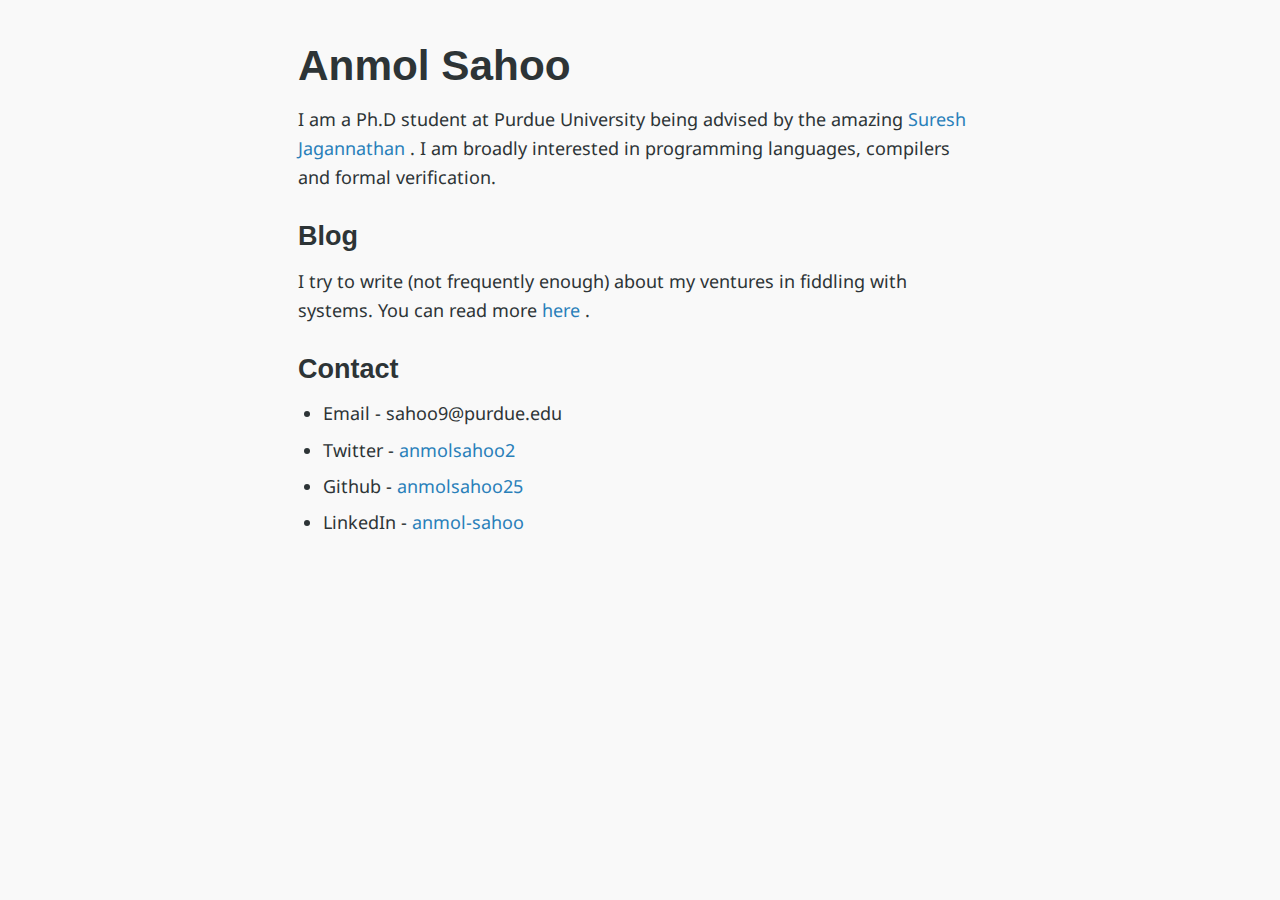
<file: index.html>
<!doctype html><html><head><meta name=generator content="Hugo 0.117.0"><meta charset=utf-8><title>Anmol Sahoo</title><link rel=preconnect href=https://fonts.googleapis.com><link rel=preconnect href=https://fonts.gstatic.com crossorigin><link rel=stylesheet href="https://fonts.googleapis.com/css2?family=Noto+Sans:wght@400;700&display=swap"><link rel=stylesheet href=/sakura.css></head><body><div class=container><h1 id=anmol-sahoo>Anmol Sahoo</h1><p>I am a Ph.D student at Purdue University being advised by the amazing
<a href=https://www.cs.purdue.edu/homes/suresh/ target=_blank>Suresh Jagannathan</a>
. I am broadly
interested in programming languages, compilers and formal verification.</p><h4 id=blog>Blog</h4><p>I try to write (not frequently enough) about my ventures in fiddling with
systems. You can read more <a href=/blog>here</a>
.</p><h4 id=contact>Contact</h4><ul><li>Email - sahoo9@purdue.edu</li><li>Twitter - <a href=https://twitter.com/anmolsahoo2 target=_blank>anmolsahoo2</a></li><li>Github - <a href=https://github.com/anmolsahoo25 target=_blank>anmolsahoo25</a></li><li>LinkedIn - <a href=https://linkedin.com/in/anmol-sahoo target=_blank>anmol-sahoo</a></li></ul></div></body></html>
</file>
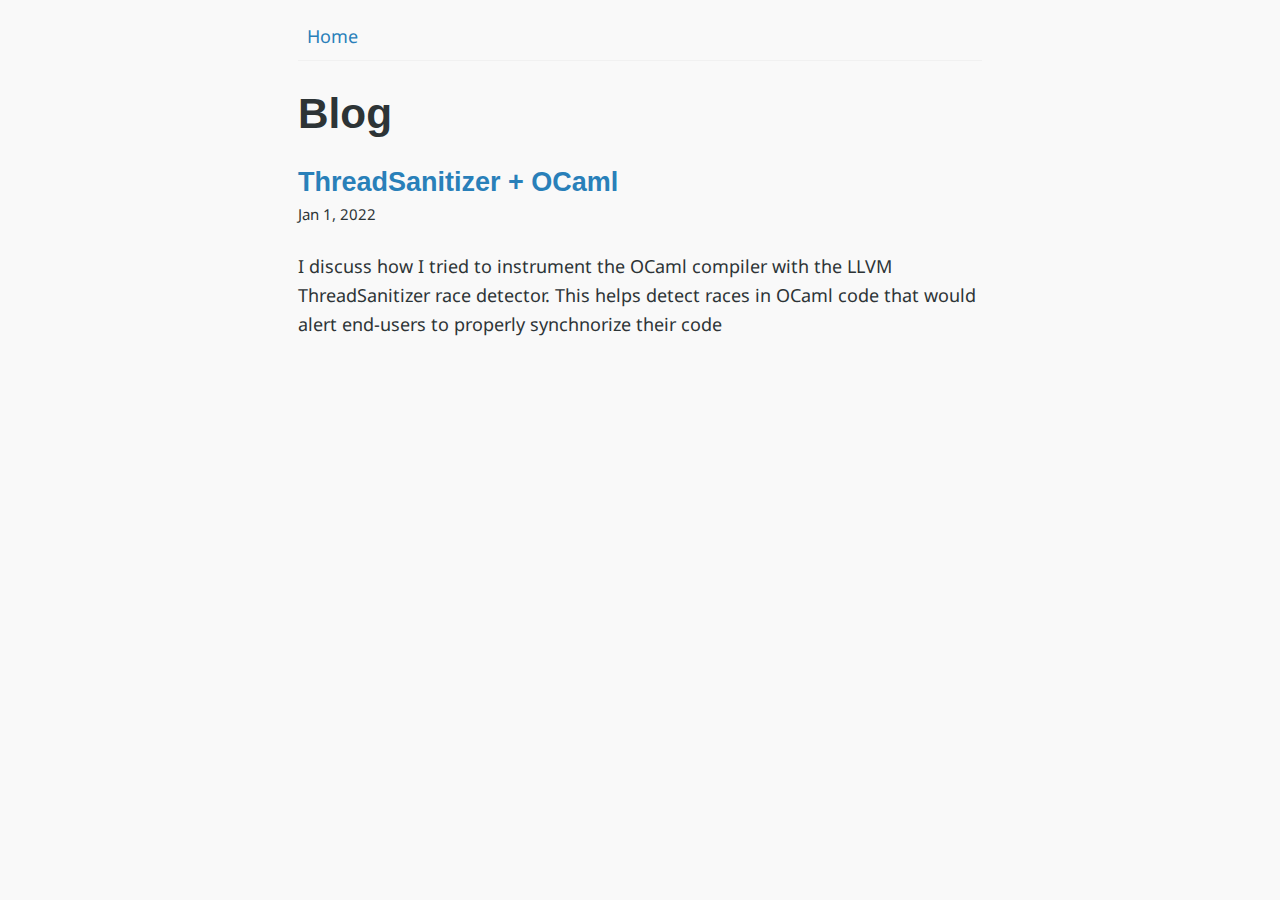
<file: blog/index.html>
<!doctype html><html><head><meta charset=utf-8><title>Blog</title><link rel=preconnect href=https://fonts.googleapis.com><link rel=preconnect href=https://fonts.gstatic.com crossorigin><link rel=stylesheet href="https://fonts.googleapis.com/css2?family=Noto+Sans:wght@400;700&display=swap"><link rel=stylesheet href=/sakura.css></head><body><div class=container><table><tr><td><a href=/>Home</a></td></tr></table><h1 id=blog>Blog</h1><h4 style=color:#2980b9;margin-bottom:.5rem><a href=https://anmolsahoo25.github.io/blog/thread-sanitizer-ocaml/>ThreadSanitizer + OCaml</a></h4><p style=font-size:1.5rem>Jan 1, 2022</p>I discuss how I tried to instrument the OCaml compiler with the LLVM ThreadSanitizer race detector. This helps detect races in OCaml code that would alert end-users to properly synchnorize their code<br></div></body></html>
</file>
<file: categories/index.html>
<!doctype html><html><head><meta charset=utf-8><title>Blog</title><link rel=preconnect href=https://fonts.googleapis.com><link rel=preconnect href=https://fonts.gstatic.com crossorigin><link rel=stylesheet href="https://fonts.googleapis.com/css2?family=Noto+Sans:wght@400;700&display=swap"><link rel=stylesheet href=/sakura.css></head><body><div class=container><table><tr><td><a href=/>Home</a></td></tr></table></div></body></html>
</file>
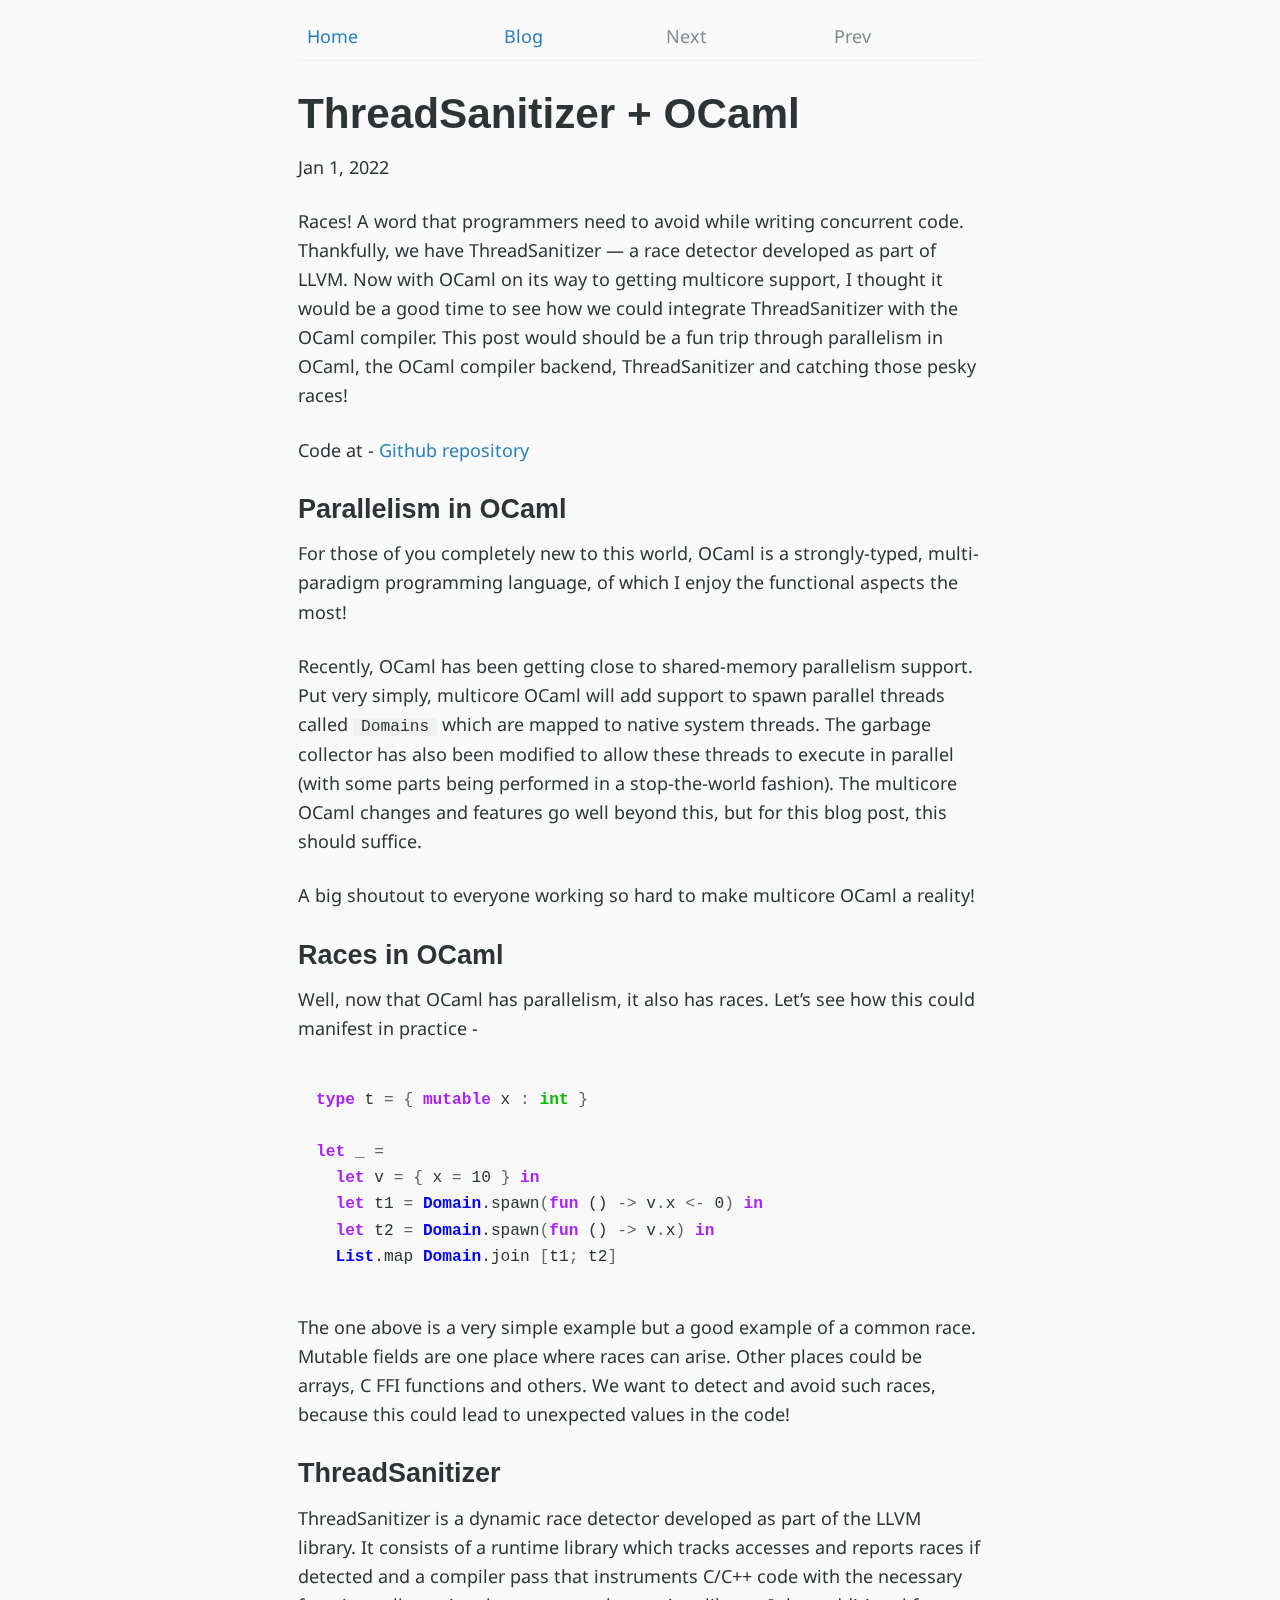
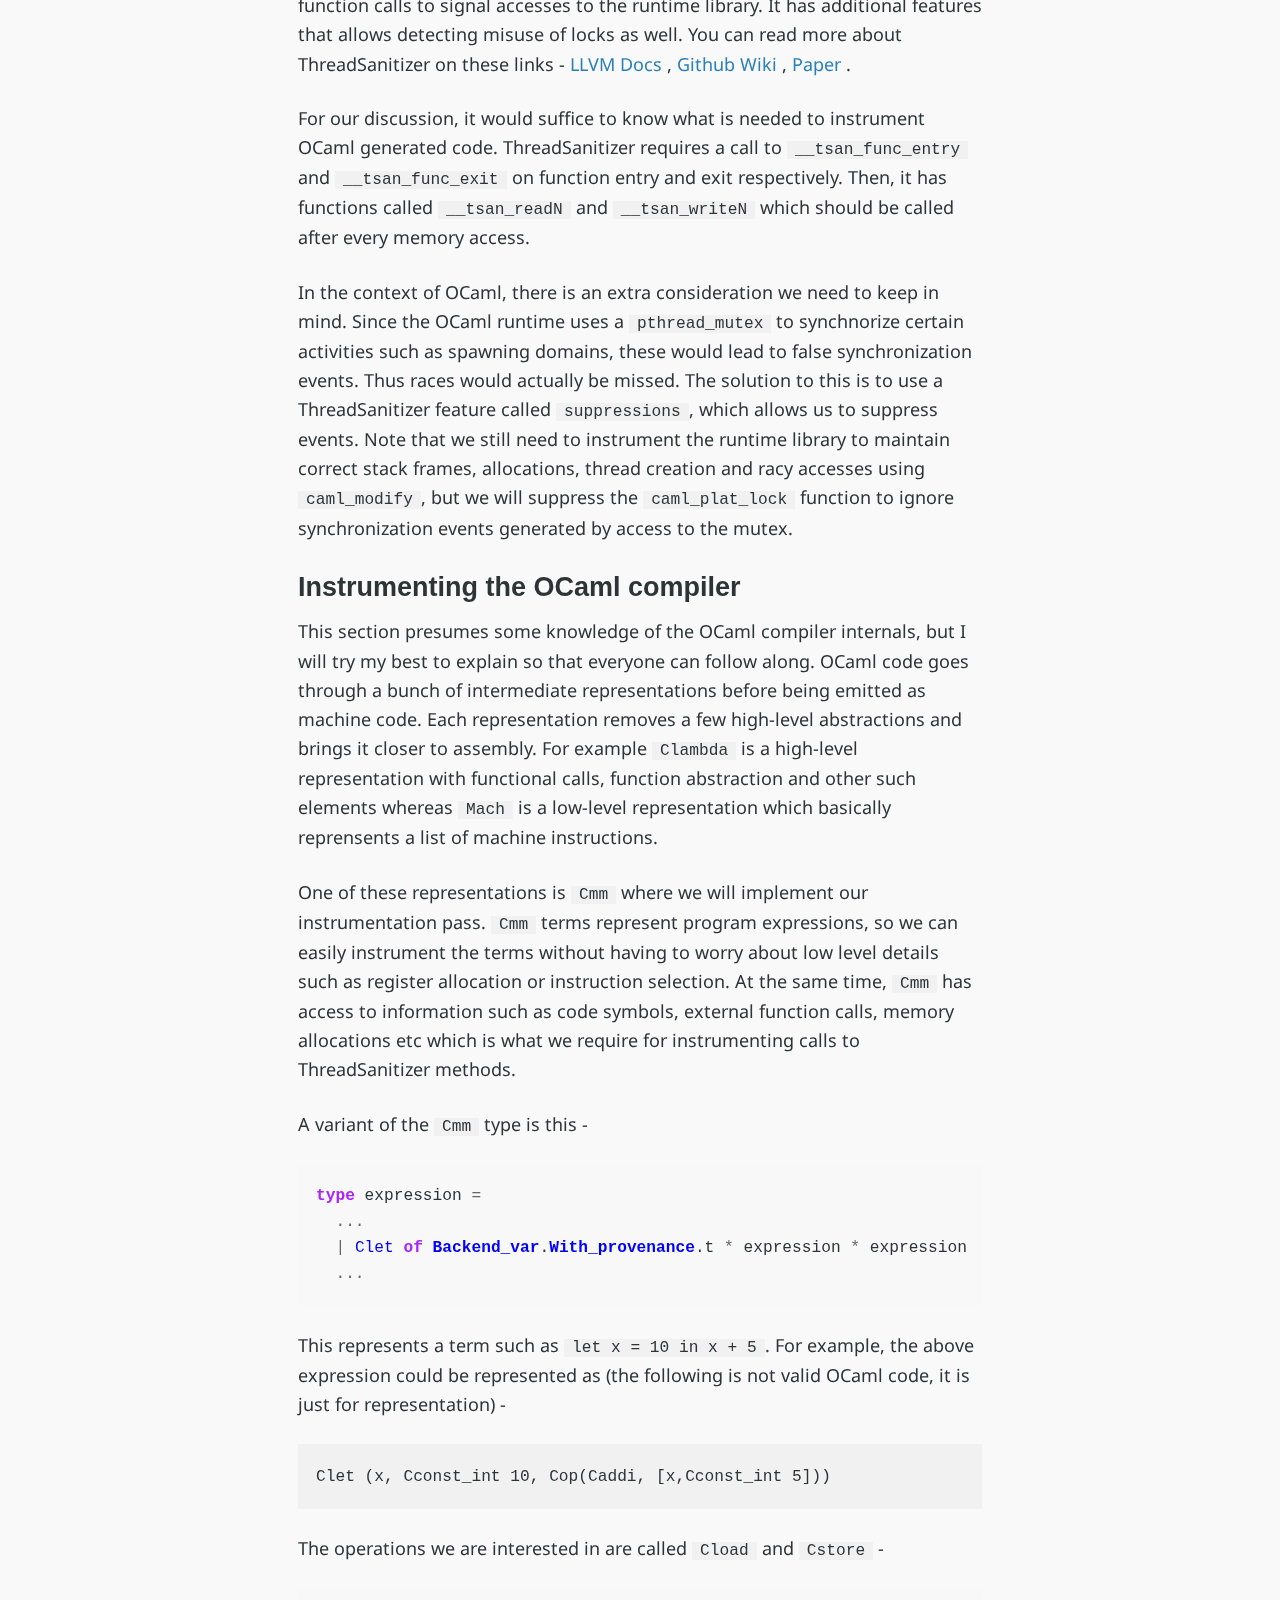
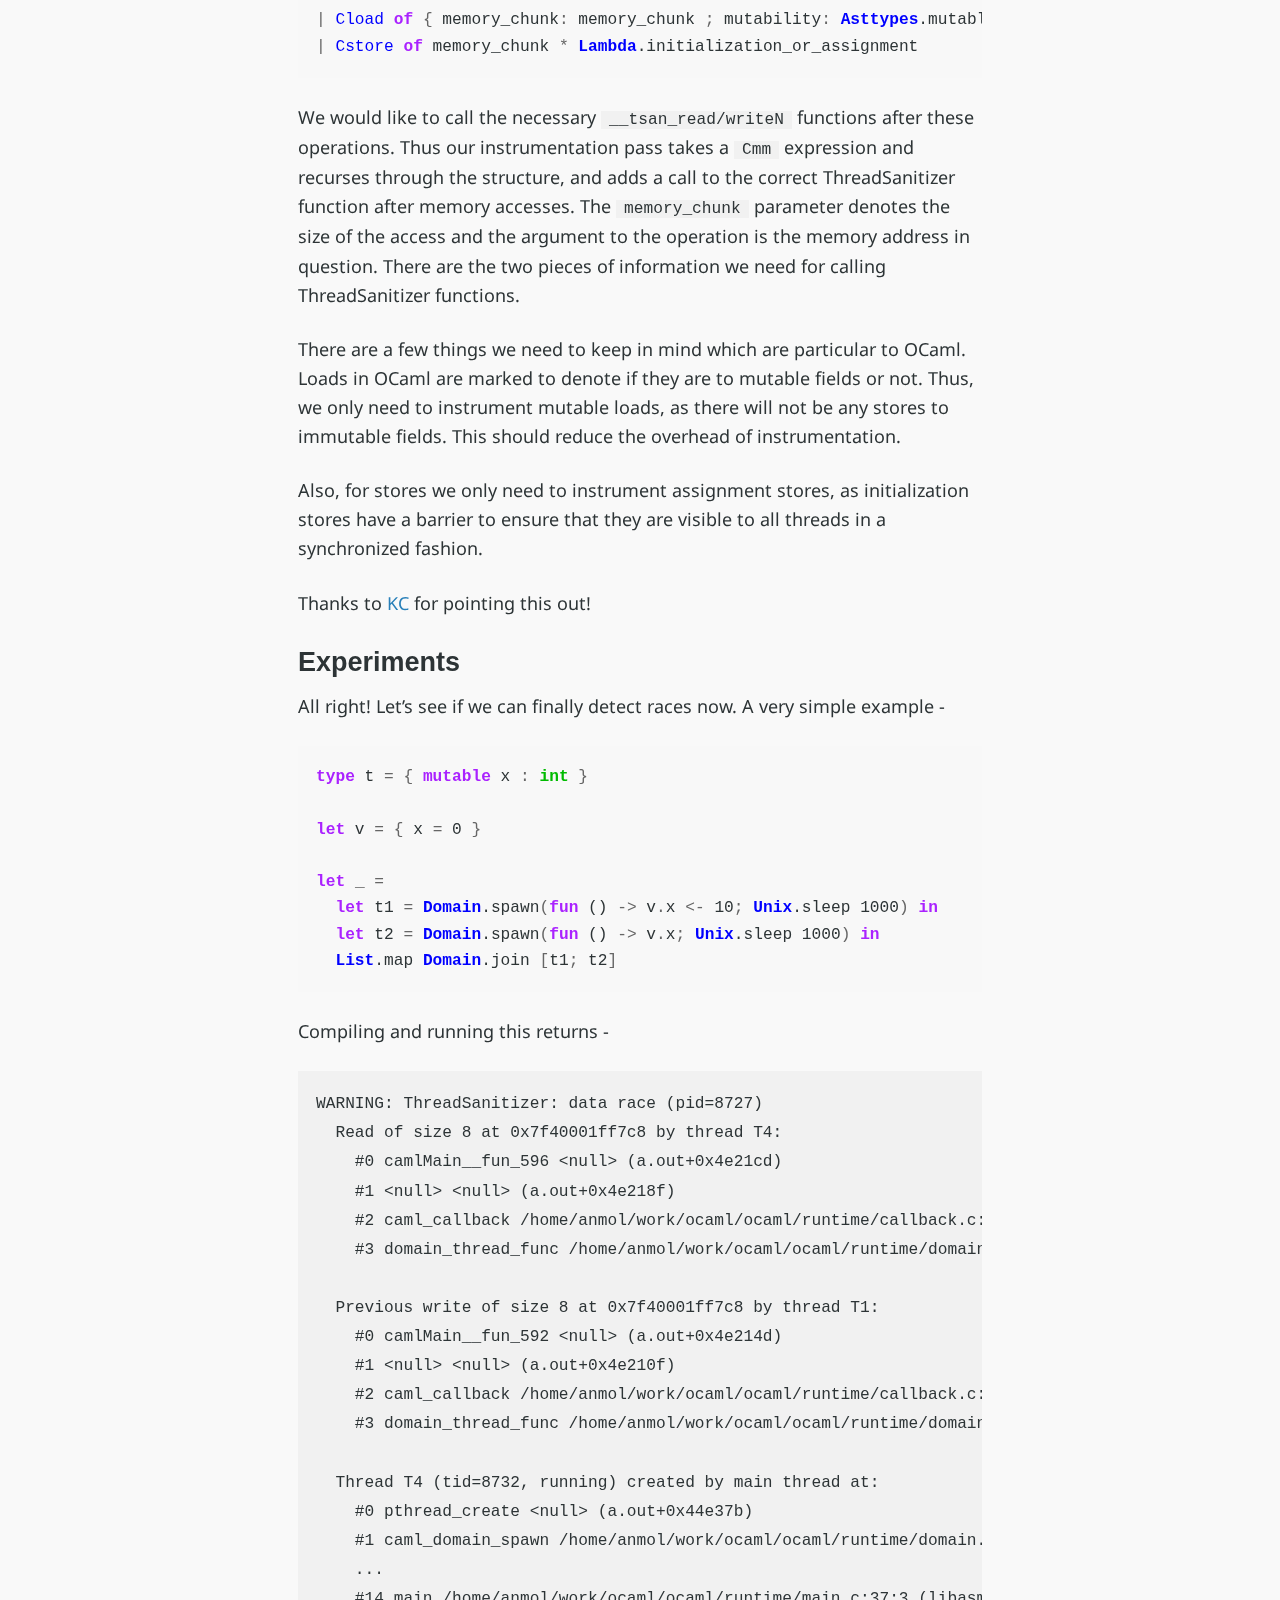
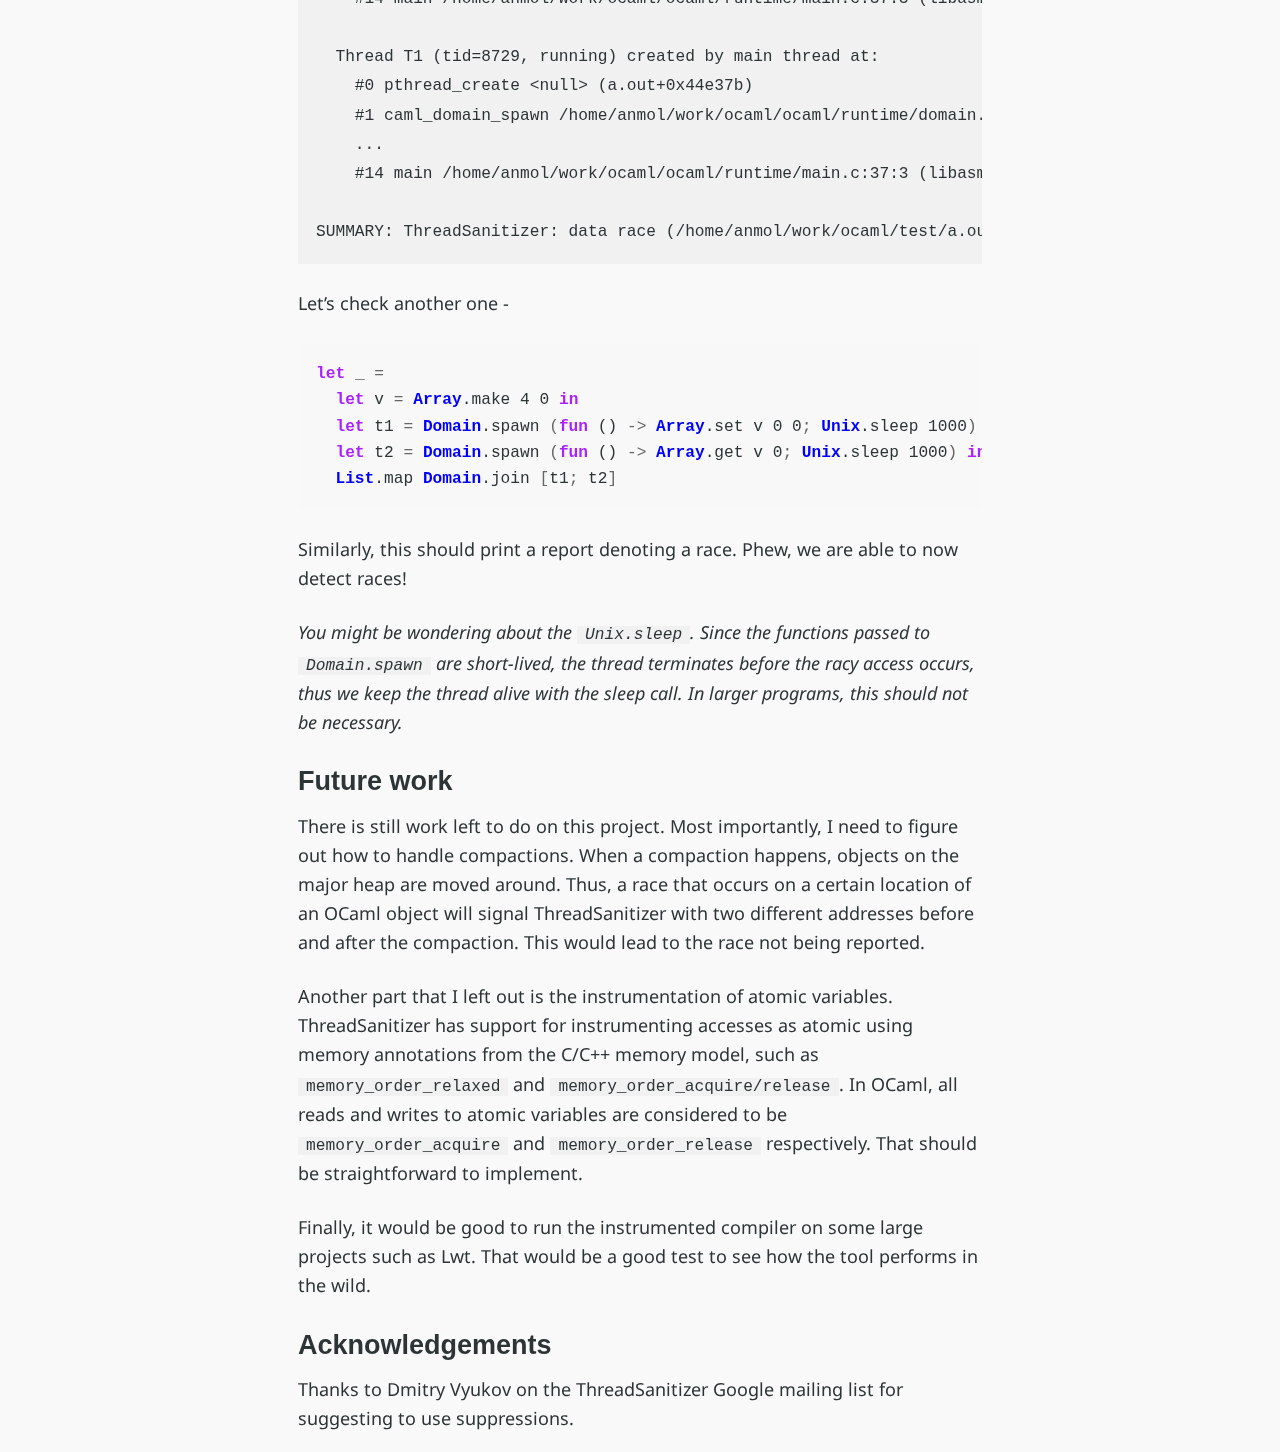
<file: blog/thread-sanitizer-ocaml/index.html>
<!doctype html><html><head><meta charset=utf-8><title>ThreadSanitizer + OCaml</title><link rel=preconnect href=https://fonts.googleapis.com><link rel=preconnect href=https://fonts.gstatic.com crossorigin><link rel=stylesheet href="https://fonts.googleapis.com/css2?family=Noto+Sans:wght@400;700&display=swap"><link rel=stylesheet href=/sakura.css></head><body><div class=container><table><tr><td><a href=/>Home</a></td><td><a href=/blog>Blog</a></td><td><p style=margin-bottom:0;color:#7f8c8d>Next</p></td><td><p style=margin-bottom:0;color:#7f8c8d>Prev</p></td></tr></table><h1>ThreadSanitizer + OCaml</h1><p>Jan 1, 2022</p><p>Races! A word that programmers need to avoid while writing concurrent code.
Thankfully, we have ThreadSanitizer — a race detector developed as
part of LLVM. Now with OCaml on its way to getting multicore support, I thought
it would be a good time to see how we could integrate ThreadSanitizer with the
OCaml compiler. This post would should be a fun trip through parallelism in
OCaml, the OCaml compiler backend, ThreadSanitizer and catching those pesky races!</p><p>Code at - <a href=https://github.com/anmolsahoo25/ocaml/tree/multicore-pr+tsan target=_blank>Github repository</a></p><h4 id=parallelism-in-ocaml>Parallelism in OCaml</h4><p>For those of you completely new to this world, OCaml is a strongly-typed,
multi-paradigm programming language, of which I enjoy the functional aspects
the most!</p><p>Recently, OCaml has been getting close to shared-memory parallelism support.
Put very simply, multicore OCaml will add support to spawn parallel threads
called <code>Domains</code> which are mapped to native system threads. The garbage
collector has also been modified to allow these threads to execute in parallel
(with some parts being performed in a stop-the-world fashion). The multicore
OCaml changes and features go well beyond this, but for this blog post, this
should suffice.</p><p>A big shoutout to everyone working so hard to make multicore OCaml a reality!</p><h4 id=races-in-ocaml>Races in OCaml</h4><p>Well, now that OCaml has parallelism, it also has races. Let&rsquo;s see how this
could manifest in practice -</p><div class=highlight><pre tabindex=0 style=background-color:#f8f8f8;-moz-tab-size:4;-o-tab-size:4;tab-size:4><code class=language-ocaml data-lang=ocaml><span style=display:flex><span><span style=color:#a2f;font-weight:700>type</span> t <span style=color:#666>=</span> <span style=color:#666>{</span> <span style=color:#a2f;font-weight:700>mutable</span> x <span style=color:#666>:</span> <span style=color:#0b0;font-weight:700>int</span> <span style=color:#666>}</span>
</span></span><span style=display:flex><span>
</span></span><span style=display:flex><span><span style=color:#a2f;font-weight:700>let</span> <span style=color:#666>_</span> <span style=color:#666>=</span>
</span></span><span style=display:flex><span>  <span style=color:#a2f;font-weight:700>let</span> v <span style=color:#666>=</span> <span style=color:#666>{</span> x <span style=color:#666>=</span> 10 <span style=color:#666>}</span> <span style=color:#a2f;font-weight:700>in</span>
</span></span><span style=display:flex><span>  <span style=color:#a2f;font-weight:700>let</span> t1 <span style=color:#666>=</span> <span style=color:#00f;font-weight:700>Domain</span>.spawn<span style=color:#666>(</span><span style=color:#a2f;font-weight:700>fun</span> () <span style=color:#666>-&gt;</span> v<span style=color:#666>.</span>x <span style=color:#666>&lt;-</span> 0<span style=color:#666>)</span> <span style=color:#a2f;font-weight:700>in</span>
</span></span><span style=display:flex><span>  <span style=color:#a2f;font-weight:700>let</span> t2 <span style=color:#666>=</span> <span style=color:#00f;font-weight:700>Domain</span>.spawn<span style=color:#666>(</span><span style=color:#a2f;font-weight:700>fun</span> () <span style=color:#666>-&gt;</span> v<span style=color:#666>.</span>x<span style=color:#666>)</span> <span style=color:#a2f;font-weight:700>in</span>
</span></span><span style=display:flex><span>  <span style=color:#00f;font-weight:700>List</span>.map <span style=color:#00f;font-weight:700>Domain</span>.join <span style=color:#666>[</span>t1<span style=color:#666>;</span> t2<span style=color:#666>]</span>
</span></span></code></pre></div><p>The one above is a very simple example but a good example of a common race.
Mutable fields are one place where races can arise. Other places could be
arrays, C FFI functions and others. We want to detect and avoid such races,
because this could lead to unexpected values in the code!</p><h4 id=threadsanitizer>ThreadSanitizer</h4><p>ThreadSanitizer is a dynamic race detector developed as part of the LLVM library.
It consists of a runtime library which tracks accesses and reports races if
detected and a compiler pass that instruments C/C++ code with the necessary
function calls to signal accesses to the runtime library. It has additional features
that allows detecting misuse of locks as well. You can read more about
ThreadSanitizer on these links - <a href=https://clang.llvm.org/docs/ThreadSanitizer.html target=_blank>LLVM Docs</a>
,
<a href=https://github.com/google/sanitizers/wiki/ThreadSanitizerCppManual target=_blank>Github Wiki</a>
,
<a href=https://static.googleusercontent.com/media/research.google.com/en//pubs/archive/35604.pdf target=_blank>Paper</a>
.</p><p>For our discussion, it would suffice to know what is needed to instrument OCaml
generated code. ThreadSanitizer requires a call to <code>__tsan_func_entry</code> and
<code>__tsan_func_exit</code> on function entry and exit respectively. Then, it has functions
called <code>__tsan_readN</code> and <code>__tsan_writeN</code> which should be called after every
memory access.</p><p>In the context of OCaml, there is an extra consideration we need to keep in
mind. Since the OCaml runtime uses a <code>pthread_mutex</code> to synchnorize certain
activities such as spawning domains, these would lead to false synchronization
events. Thus races would actually be missed. The solution to this is to use a
ThreadSanitizer feature called <code>suppressions</code>, which allows us to suppress
events. Note that we still need to instrument the runtime library to maintain
correct stack frames, allocations, thread creation and racy accesses using
<code>caml_modify</code>, but we will suppress the <code>caml_plat_lock</code> function to ignore
synchronization events generated by access to the mutex.</p><h4 id=instrumenting-the-ocaml-compiler>Instrumenting the OCaml compiler</h4><p>This section presumes some knowledge of the OCaml compiler internals, but I
will try my best to explain so that everyone can follow along. OCaml code goes
through a bunch of intermediate representations before being emitted as machine
code. Each representation removes a few high-level abstractions and brings it
closer to assembly. For example <code>Clambda</code> is a high-level representation with
functional calls, function abstraction and other such elements whereas <code>Mach</code>
is a low-level representation which basically reprensents a list of machine
instructions.</p><p>One of these representations is <code>Cmm</code> where we will implement our
instrumentation pass. <code>Cmm</code> terms represent program
expressions, so we can easily instrument the terms without having to worry
about low level details such as register allocation or instruction selection.
At the same time, <code>Cmm</code> has access to information such as code symbols,
external function calls, memory allocations etc which is what we require for
instrumenting calls to ThreadSanitizer methods.</p><p>A variant of the <code>Cmm</code> type is this -</p><div class=highlight><pre tabindex=0 style=background-color:#f8f8f8;-moz-tab-size:4;-o-tab-size:4;tab-size:4><code class=language-ocaml data-lang=ocaml><span style=display:flex><span><span style=color:#a2f;font-weight:700>type</span> expression <span style=color:#666>=</span>
</span></span><span style=display:flex><span>  <span style=color:#666>...</span>
</span></span><span style=display:flex><span>  <span style=color:#666>|</span> <span style=color:#00f>Clet</span> <span style=color:#a2f;font-weight:700>of</span> <span style=color:#00f;font-weight:700>Backend_var</span>.<span style=color:#00f;font-weight:700>With_provenance</span>.t <span style=color:#666>*</span> expression <span style=color:#666>*</span> expression
</span></span><span style=display:flex><span>  <span style=color:#666>...</span>
</span></span></code></pre></div><p>This represents a term such as <code>let x = 10 in x + 5</code>.
For example, the above expression could be represented as (the following is not
valid OCaml code, it is just for representation) -</p><pre tabindex=0><code>Clet (x, Cconst_int 10, Cop(Caddi, [x,Cconst_int 5]))
</code></pre><p>The operations we are interested in are called <code>Cload</code> and <code>Cstore</code> -</p><div class=highlight><pre tabindex=0 style=background-color:#f8f8f8;-moz-tab-size:4;-o-tab-size:4;tab-size:4><code class=language-ocaml data-lang=ocaml><span style=display:flex><span><span style=color:#666>|</span> <span style=color:#00f>Cload</span> <span style=color:#a2f;font-weight:700>of</span> <span style=color:#666>{</span> memory_chunk<span style=color:#666>:</span> memory_chunk <span style=color:#666>;</span> mutability<span style=color:#666>:</span> <span style=color:#00f;font-weight:700>Asttypes</span>.mutable_flag <span style=color:#666>;</span> is_atomic<span style=color:#666>:</span> <span style=color:#0b0;font-weight:700>bool</span> <span style=color:#666>}</span>
</span></span><span style=display:flex><span><span style=color:#666>|</span> <span style=color:#00f>Cstore</span> <span style=color:#a2f;font-weight:700>of</span> memory_chunk <span style=color:#666>*</span> <span style=color:#00f;font-weight:700>Lambda</span>.initialization_or_assignment
</span></span></code></pre></div><p>We would like to call the necessary <code>__tsan_read/writeN</code> functions after these
operations. Thus our instrumentation pass takes a <code>Cmm</code> expression and recurses
through the structure, and adds a call to the correct ThreadSanitizer function
after memory accesses. The <code>memory_chunk</code> parameter denotes the size of the access
and the argument to the operation is the memory address in question. There are the
two pieces of information we need for calling ThreadSanitizer functions.</p><p>There are a few things we need to keep in mind which are particular to OCaml.
Loads in OCaml are marked to denote if they are to mutable fields or not. Thus,
we only need to instrument mutable loads, as there will not be any stores to
immutable fields. This should reduce the overhead of instrumentation.</p><p>Also, for stores we only need to instrument assignment stores, as
initialization stores have a barrier to ensure that they are visible to all
threads in a synchronized fashion.</p><p>Thanks to <a href=https://kcsrk.info target=_blank>KC</a>
for pointing this out!</p><h4 id=experiments>Experiments</h4><p>All right! Let&rsquo;s see if we can finally detect races now. A very simple example -</p><div class=highlight><pre tabindex=0 style=background-color:#f8f8f8;-moz-tab-size:4;-o-tab-size:4;tab-size:4><code class=language-ocaml data-lang=ocaml><span style=display:flex><span><span style=color:#a2f;font-weight:700>type</span> t <span style=color:#666>=</span> <span style=color:#666>{</span> <span style=color:#a2f;font-weight:700>mutable</span> x <span style=color:#666>:</span> <span style=color:#0b0;font-weight:700>int</span> <span style=color:#666>}</span>
</span></span><span style=display:flex><span>
</span></span><span style=display:flex><span><span style=color:#a2f;font-weight:700>let</span> v <span style=color:#666>=</span> <span style=color:#666>{</span> x <span style=color:#666>=</span> 0 <span style=color:#666>}</span>
</span></span><span style=display:flex><span>
</span></span><span style=display:flex><span><span style=color:#a2f;font-weight:700>let</span> <span style=color:#666>_</span> <span style=color:#666>=</span>
</span></span><span style=display:flex><span>  <span style=color:#a2f;font-weight:700>let</span> t1 <span style=color:#666>=</span> <span style=color:#00f;font-weight:700>Domain</span>.spawn<span style=color:#666>(</span><span style=color:#a2f;font-weight:700>fun</span> () <span style=color:#666>-&gt;</span> v<span style=color:#666>.</span>x <span style=color:#666>&lt;-</span> 10<span style=color:#666>;</span> <span style=color:#00f;font-weight:700>Unix</span>.sleep 1000<span style=color:#666>)</span> <span style=color:#a2f;font-weight:700>in</span>
</span></span><span style=display:flex><span>  <span style=color:#a2f;font-weight:700>let</span> t2 <span style=color:#666>=</span> <span style=color:#00f;font-weight:700>Domain</span>.spawn<span style=color:#666>(</span><span style=color:#a2f;font-weight:700>fun</span> () <span style=color:#666>-&gt;</span> v<span style=color:#666>.</span>x<span style=color:#666>;</span> <span style=color:#00f;font-weight:700>Unix</span>.sleep 1000<span style=color:#666>)</span> <span style=color:#a2f;font-weight:700>in</span>
</span></span><span style=display:flex><span>  <span style=color:#00f;font-weight:700>List</span>.map <span style=color:#00f;font-weight:700>Domain</span>.join <span style=color:#666>[</span>t1<span style=color:#666>;</span> t2<span style=color:#666>]</span>
</span></span></code></pre></div><p>Compiling and running this returns -</p><pre tabindex=0><code>WARNING: ThreadSanitizer: data race (pid=8727)
  Read of size 8 at 0x7f40001ff7c8 by thread T4:
    #0 camlMain__fun_596 &lt;null&gt; (a.out+0x4e21cd)
    #1 &lt;null&gt; &lt;null&gt; (a.out+0x4e218f)
    #2 caml_callback /home/anmol/work/ocaml/ocaml/runtime/callback.c:251:34 (libasmrun_shared.so+0x2ffee)
    #3 domain_thread_func /home/anmol/work/ocaml/ocaml/runtime/domain.c:841:5 (libasmrun_shared.so+0x3b7b6)

  Previous write of size 8 at 0x7f40001ff7c8 by thread T1:
    #0 camlMain__fun_592 &lt;null&gt; (a.out+0x4e214d)
    #1 &lt;null&gt; &lt;null&gt; (a.out+0x4e210f)
    #2 caml_callback /home/anmol/work/ocaml/ocaml/runtime/callback.c:251:34 (libasmrun_shared.so+0x2ffee)
    #3 domain_thread_func /home/anmol/work/ocaml/ocaml/runtime/domain.c:841:5 (libasmrun_shared.so+0x3b7b6)

  Thread T4 (tid=8732, running) created by main thread at:
    #0 pthread_create &lt;null&gt; (a.out+0x44e37b)
    #1 caml_domain_spawn /home/anmol/work/ocaml/ocaml/runtime/domain.c:885:9 (libasmrun_shared.so+0x3b538)
    ...
    #14 main /home/anmol/work/ocaml/ocaml/runtime/main.c:37:3 (libasmrun_shared.so+0x16c75)

  Thread T1 (tid=8729, running) created by main thread at:
    #0 pthread_create &lt;null&gt; (a.out+0x44e37b)
    #1 caml_domain_spawn /home/anmol/work/ocaml/ocaml/runtime/domain.c:885:9 (libasmrun_shared.so+0x3b538)
    ...
    #14 main /home/anmol/work/ocaml/ocaml/runtime/main.c:37:3 (libasmrun_shared.so+0x16c75)

SUMMARY: ThreadSanitizer: data race (/home/anmol/work/ocaml/test/a.out+0x4e21cd) in camlMain__fun_596
</code></pre><p>Let&rsquo;s check another one -</p><div class=highlight><pre tabindex=0 style=background-color:#f8f8f8;-moz-tab-size:4;-o-tab-size:4;tab-size:4><code class=language-ocaml data-lang=ocaml><span style=display:flex><span><span style=color:#a2f;font-weight:700>let</span> <span style=color:#666>_</span> <span style=color:#666>=</span>
</span></span><span style=display:flex><span>  <span style=color:#a2f;font-weight:700>let</span> v <span style=color:#666>=</span> <span style=color:#00f;font-weight:700>Array</span>.make 4 0 <span style=color:#a2f;font-weight:700>in</span>
</span></span><span style=display:flex><span>  <span style=color:#a2f;font-weight:700>let</span> t1 <span style=color:#666>=</span> <span style=color:#00f;font-weight:700>Domain</span>.spawn <span style=color:#666>(</span><span style=color:#a2f;font-weight:700>fun</span> () <span style=color:#666>-&gt;</span> <span style=color:#00f;font-weight:700>Array</span>.set v 0 0<span style=color:#666>;</span> <span style=color:#00f;font-weight:700>Unix</span>.sleep 1000<span style=color:#666>)</span> <span style=color:#a2f;font-weight:700>in</span>
</span></span><span style=display:flex><span>  <span style=color:#a2f;font-weight:700>let</span> t2 <span style=color:#666>=</span> <span style=color:#00f;font-weight:700>Domain</span>.spawn <span style=color:#666>(</span><span style=color:#a2f;font-weight:700>fun</span> () <span style=color:#666>-&gt;</span> <span style=color:#00f;font-weight:700>Array</span>.get v 0<span style=color:#666>;</span> <span style=color:#00f;font-weight:700>Unix</span>.sleep 1000<span style=color:#666>)</span> <span style=color:#a2f;font-weight:700>in</span>
</span></span><span style=display:flex><span>  <span style=color:#00f;font-weight:700>List</span>.map <span style=color:#00f;font-weight:700>Domain</span>.join <span style=color:#666>[</span>t1<span style=color:#666>;</span> t2<span style=color:#666>]</span>
</span></span></code></pre></div><p>Similarly, this should print a report denoting a race. Phew, we are able to
now detect races!</p><p><em>You might be wondering about the <code>Unix.sleep</code>. Since the functions passed
to <code>Domain.spawn</code> are short-lived, the thread terminates before the racy access
occurs, thus we keep the thread alive with the sleep call. In larger programs,
this should not be necessary.</em></p><h4 id=future-work>Future work</h4><p>There is still work left to do on this project. Most importantly, I need to
figure out how to handle compactions. When a compaction happens, objects on the
major heap are moved around. Thus, a race that occurs on a certain location of
an OCaml object will signal ThreadSanitizer with two different addresses before
and after the compaction. This would lead to the race not being reported.</p><p>Another part that I left out is the instrumentation of atomic variables. ThreadSanitizer
has support for instrumenting accesses as atomic using memory annotations from
the C/C++ memory model, such as <code>memory_order_relaxed</code> and <code>memory_order_acquire/release</code>.
In OCaml, all reads and writes to atomic variables are considered to be
<code>memory_order_acquire</code> and <code>memory_order_release</code> respectively. That should be
straightforward to implement.</p><p>Finally, it would be good to run the instrumented compiler on some large projects
such as Lwt. That would be a good test to see how the tool performs in the wild.</p><h4 id=acknowledgements>Acknowledgements</h4><p>Thanks to Dmitry Vyukov on the ThreadSanitizer Google mailing list for
suggesting to use suppressions.</p></div></body></html>
</file>
